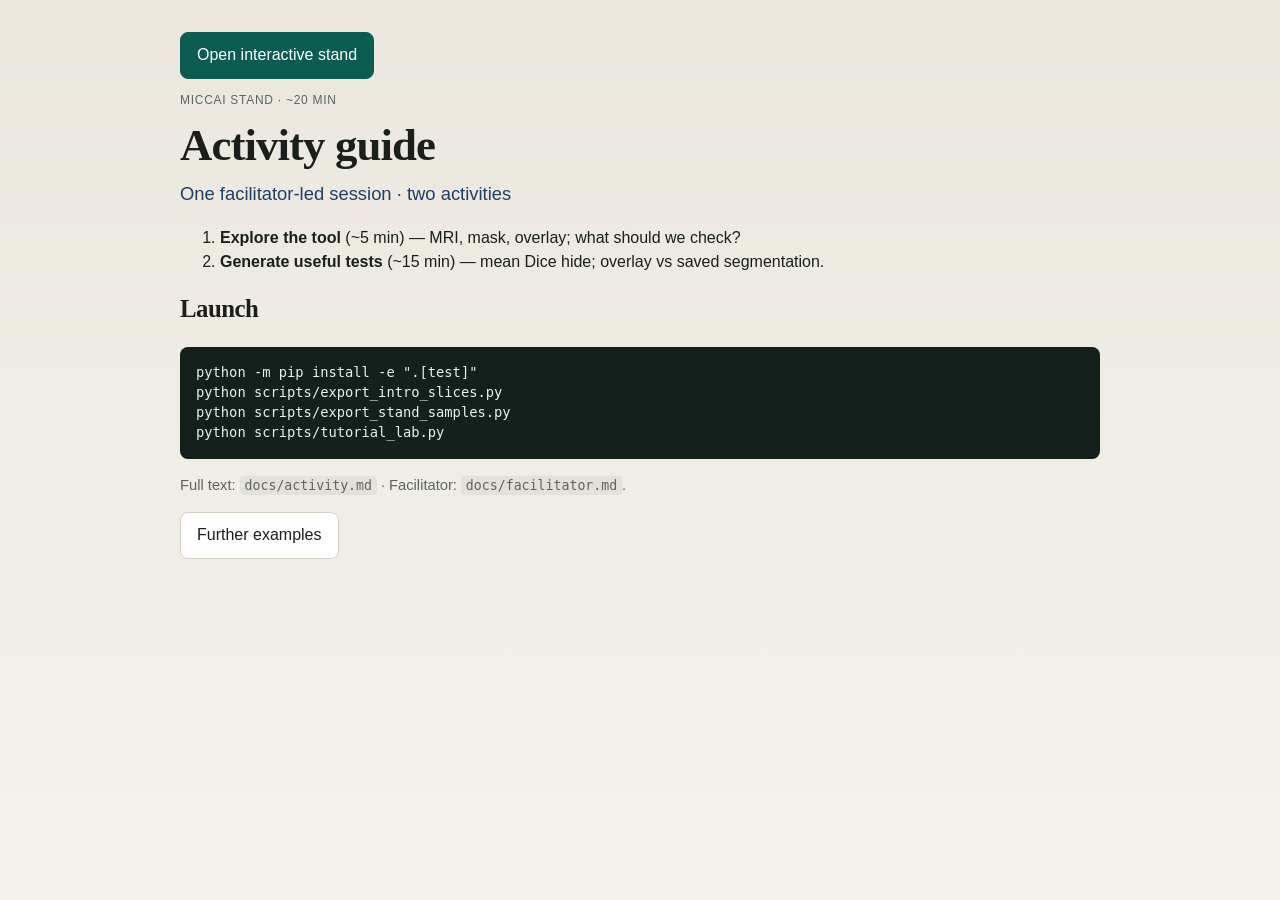
<file: website/activity.html>
<!DOCTYPE html>
<html lang="en">
  <head>
    <meta charset="utf-8" />
    <meta name="viewport" content="width=device-width, initial-scale=1" />
    <title>Activity guide</title>
    <link rel="stylesheet" href="style.css" />
  </head>
  <body>
    <main class="shell">
      <div class="nav"><a class="btn primary" href="index.html">Open interactive stand</a></div>
      <p class="eyebrow">MICCAI stand · ~20 min</p>
      <h1>Activity guide</h1>
      <p class="lede">One facilitator-led session · two activities</p>
      <ol>
        <li><strong>Explore the tool</strong> (~5 min) — MRI, mask, overlay; what should we check?</li>
        <li><strong>Generate useful tests</strong> (~15 min) — mean Dice hide; overlay vs saved segmentation.</li>
      </ol>
      <h2>Launch</h2>
      <pre class="flow">python -m pip install -e ".[test]"
python scripts/export_intro_slices.py
python scripts/export_stand_samples.py
python scripts/tutorial_lab.py</pre>
      <p class="caption">Full text: <code>docs/activity.md</code> · Facilitator: <code>docs/facilitator.md</code>.</p>
      <div class="nav">
        <a class="btn" href="further.html">Further examples</a>
      </div>
    </main>
  </body>
</html>
</file>
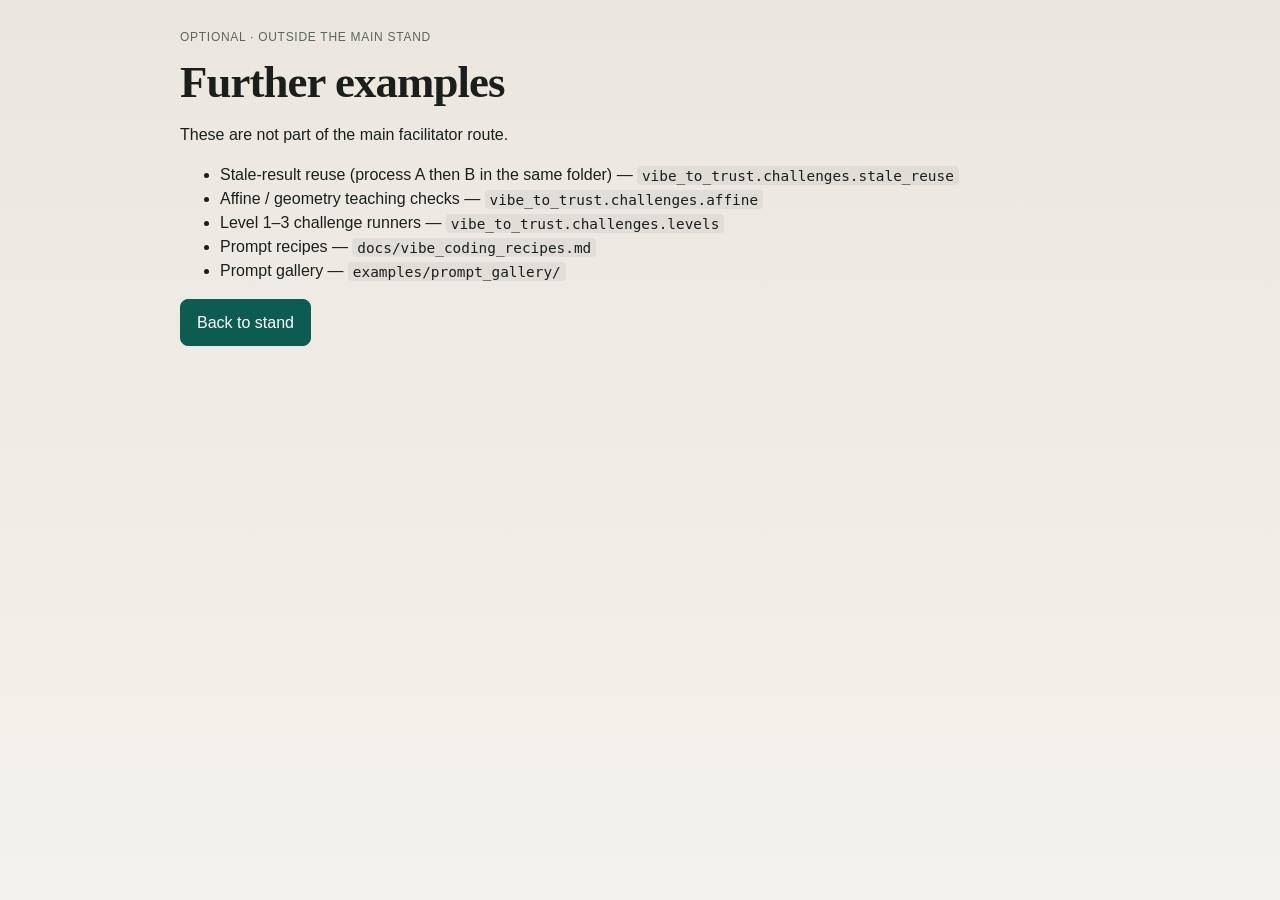
<file: website/further.html>
<!DOCTYPE html>
<html lang="en">
  <head>
    <meta charset="utf-8" />
    <meta name="viewport" content="width=device-width, initial-scale=1" />
    <title>Further examples</title>
    <link rel="stylesheet" href="style.css" />
  </head>
  <body>
    <main class="shell">
      <p class="eyebrow">Optional · outside the main stand</p>
      <h1>Further examples</h1>
      <p>These are not part of the main facilitator route.</p>
      <ul>
        <li>Stale-result reuse (process A then B in the same folder) — <code>vibe_to_trust.challenges.stale_reuse</code></li>
        <li>Affine / geometry teaching checks — <code>vibe_to_trust.challenges.affine</code></li>
        <li>Level 1–3 challenge runners — <code>vibe_to_trust.challenges.levels</code></li>
        <li>Prompt recipes — <code>docs/vibe_coding_recipes.md</code></li>
        <li>Prompt gallery — <code>examples/prompt_gallery/</code></li>
      </ul>
      <div class="nav">
        <a class="btn primary" href="index.html">Back to stand</a>
      </div>
    </main>
  </body>
</html>
</file>
<file: website/style.css>
:root {
  --bg: #f4f2ec;
  --ink: #1a1f1c;
  --muted: #5c6560;
  --card: #fffcf7;
  --line: #d5d0c6;
  --accent: #0d5c52;
  --accent-2: #1f3f66;
  --warn: #8a4b16;
  --ok: #1b5f3c;
  --serif: "Iowan Old Style", "Palatino Linotype", Palatino, Georgia, serif;
  --sans: "Segoe UI", "Helvetica Neue", Helvetica, Arial, sans-serif;
  --mono: ui-monospace, "Cascadia Code", Consolas, monospace;
}

* { box-sizing: border-box; }
body {
  margin: 0;
  font-family: var(--sans);
  color: var(--ink);
  background: linear-gradient(180deg, #ebe7df, var(--bg));
  min-height: 100vh;
  line-height: 1.5;
}
.topbar {
  width: min(920px, calc(100% - 2rem));
  margin: 0 auto;
  padding: 1.25rem 0 0;
}
.main-nav {
  display: flex;
  flex-wrap: wrap;
  gap: .45rem;
  margin: .75rem 0 .35rem;
}
.nav-tab {
  border: 1px solid var(--line);
  background: #fff;
  color: var(--muted);
  border-radius: 8px;
  padding: .5rem .85rem;
  font: inherit;
  cursor: pointer;
}
.nav-tab.active {
  background: var(--accent);
  border-color: var(--accent);
  color: #fff;
}
.shell {
  width: min(920px, calc(100% - 2rem));
  margin: 0 auto;
  padding: 1rem 0 3rem;
}
.screen { animation: fade .25s ease; }
@keyframes fade {
  from { opacity: .4; }
  to { opacity: 1; }
}
.panel { margin: 1rem 0; }
.panel.discuss { border-left: 3px solid var(--accent); }
.panel.closing { border-left: 3px solid var(--accent-2); }
.plain-list { margin: .5rem 0 0 1.1rem; padding: 0; }
.plain-list li { margin: .35rem 0; }
.prompt-line {
  font-family: var(--serif);
  font-size: 1.15rem;
  color: var(--accent-2);
  margin: .6rem 0;
}
.transition {
  font-family: var(--serif);
  font-size: 1.05rem;
  color: var(--accent);
  border-top: 1px solid var(--line);
  padding-top: 1rem;
  margin-top: 1.25rem;
}
.reveal {
  margin-top: .7rem;
  padding: .75rem 1rem;
  background: rgba(13,92,82,.06);
  border-radius: 8px;
}
.aaa {
  display: grid;
  gap: .65rem;
  margin-top: .7rem;
}
.aaa > div {
  display: grid;
  gap: .2rem;
  padding: .65rem .8rem;
  background: rgba(31,63,102,.05);
  border-radius: 8px;
}
.aaa strong {
  font-family: var(--serif);
  color: var(--accent);
}
.ab-compare {
  display: grid;
  grid-template-columns: repeat(auto-fit, minmax(180px, 1fr));
  gap: .75rem;
  margin: .9rem 0;
}
.ab-compare > div {
  background: #111;
  color: #eee;
  border-radius: 8px;
  padding: .65rem;
}
.ab-compare strong { display: block; font-size: .85rem; margin-bottom: .4rem; color: #cfe8e2; }
.ab-compare img { width: 100%; aspect-ratio: 1; object-fit: contain; background: #000; border-radius: 4px; }
.ab-compare .caption { color: #b7c2bc; font-size: .78rem; }
.ab-expected-text p { margin: .45rem 0; font-size: .9rem; line-height: 1.4; }
.hidden { display: none !important; }
.eyebrow {
  text-transform: uppercase;
  letter-spacing: .06em;
  font-size: .75rem;
  color: var(--muted);
}
h1, h2, h3 { font-family: var(--serif); letter-spacing: -.02em; font-weight: 600; }
h1 { font-size: clamp(1.9rem, 4vw, 2.8rem); line-height: 1.1; margin: .35rem 0 .6rem; }
h2 { font-size: 1.55rem; margin-top: 0; }
.lede { font-size: 1.15rem; color: var(--accent-2); margin-top: 0; }
.caption { color: var(--muted); font-size: .92rem; }
.btn {
  border: 1px solid var(--line);
  background: #fff;
  color: var(--ink);
  border-radius: 8px;
  padding: .65rem 1rem;
  font: inherit;
  cursor: pointer;
  text-decoration: none;
  display: inline-block;
}
.btn.primary { background: var(--accent); border-color: var(--accent); color: #fff; }
.btn:disabled { opacity: .45; cursor: not-allowed; }
.nav { display: flex; gap: .6rem; flex-wrap: wrap; margin-top: 1rem; }
.route-grid {
  display: grid;
  grid-template-columns: repeat(auto-fit, minmax(240px, 1fr));
  gap: .8rem;
  margin: 1.2rem 0 1rem;
}
.route-card, .panel, .summary, .level-block {
  background: var(--card);
  border: 1px solid var(--line);
  border-radius: 10px;
  padding: 1rem 1.1rem;
}
.route-card {
  text-align: left;
  cursor: pointer;
  font: inherit;
  color: inherit;
}
.route-card strong { display: block; font-family: var(--serif); font-size: 1.1rem; margin-bottom: .35rem; }
.lab-banner {
  border-radius: 8px;
  padding: .7rem 1rem;
  margin: 1rem 0;
  border: 1px solid var(--line);
  background: rgba(31,63,102,.06);
  color: var(--accent-2);
  font-size: .95rem;
}
.lab-banner.live { background: rgba(27,95,60,.08); color: var(--ok); }
.lab-banner.sample { background: rgba(138,75,22,.08); color: var(--warn); }
.lab-terminal, .flow {
  background: #15201c;
  color: #e7f2ee;
  padding: 1rem;
  border-radius: 8px;
  overflow: auto;
  white-space: pre-wrap;
  font-family: var(--mono);
  font-size: .86rem;
  line-height: 1.45;
  min-height: 6rem;
}
.prompt-box, .code-box {
  background: #15201c;
  color: #e7f2ee;
  padding: .85rem 1rem;
  border-radius: 8px;
  overflow: auto;
  white-space: pre-wrap;
  font-family: var(--mono);
  font-size: .84rem;
  line-height: 1.4;
  max-height: 320px;
}
.callout {
  background: rgba(138,75,22,.08);
  border-left: 3px solid var(--warn);
  padding: .75rem 1rem;
}
.steps {
  list-style: none;
  display: flex;
  flex-wrap: wrap;
  gap: .4rem;
  padding: 0;
  margin: 0 0 1rem;
}
.steps .step {
  border: 1px solid var(--line);
  background: #fff;
  border-radius: 999px;
  padding: .3rem .65rem;
  font-size: .8rem;
  color: var(--muted);
}
.steps .step.active { border-color: var(--accent); color: var(--accent); background: rgba(13,92,82,.08); }
.steps .step.done { border-color: var(--ok); color: var(--ok); }
.scenario-tabs { display: flex; flex-wrap: wrap; gap: .45rem; margin: .7rem 0; }
.scenario-tab {
  border: 1px solid var(--line);
  background: #fff;
  border-radius: 999px;
  padding: .4rem .75rem;
  font: inherit;
  cursor: pointer;
  color: var(--muted);
}
.scenario-tab.active { background: var(--accent); border-color: var(--accent); color: #fff; }
.level-block { margin-bottom: .8rem; }
.level-block h3 { margin-top: 0; }
.field-label { display: block; margin: .6rem 0 .35rem; font-size: .95rem; }
textarea {
  width: 100%;
  font: inherit;
  padding: .7rem .8rem;
  border: 1px solid var(--line);
  border-radius: 8px;
  background: #fff;
  resize: vertical;
}
.pack-feedback {
  background: var(--card);
  border: 1px solid var(--line);
  border-radius: 8px;
  padding: 1rem;
  margin-top: .7rem;
}
.summary ul { margin: .4rem 0 1rem 1.1rem; }
code {
  font-family: var(--mono);
  font-size: .9em;
  background: rgba(0,0,0,.05);
  padding: .1rem .3rem;
  border-radius: 4px;
}
.intro-controls {
  display: grid;
  gap: .6rem;
  margin: .7rem 0 1rem;
}
.intro-controls label { display: grid; gap: .25rem; font-size: .92rem; }
.intro-stage {
  position: relative;
  width: min(420px, 100%);
  margin: 0 auto 1rem;
  background: #111;
  border-radius: 8px;
  overflow: hidden;
  aspect-ratio: 1;
}
.intro-stage img {
  width: 100%;
  height: 100%;
  object-fit: contain;
  display: block;
}
.intro-overlay-layer {
  position: absolute;
  inset: 0;
  background-size: contain;
  background-repeat: no-repeat;
  background-position: center;
  pointer-events: none;
}
.hidden-layer { display: none !important; }
.legend {
  display: flex;
  flex-wrap: wrap;
  gap: .55rem .9rem;
  margin-top: .5rem;
  font-size: .88rem;
}
.legend-item { display: inline-flex; align-items: center; gap: .35rem; }
.legend-item i {
  width: .75rem;
  height: .75rem;
  border-radius: 2px;
  display: inline-block;
}
details {
  margin: .8rem 0;
  background: var(--card);
  border: 1px solid var(--line);
  border-radius: 8px;
  padding: .55rem .9rem;
}
details summary { cursor: pointer; font-weight: 600; }
</file>
